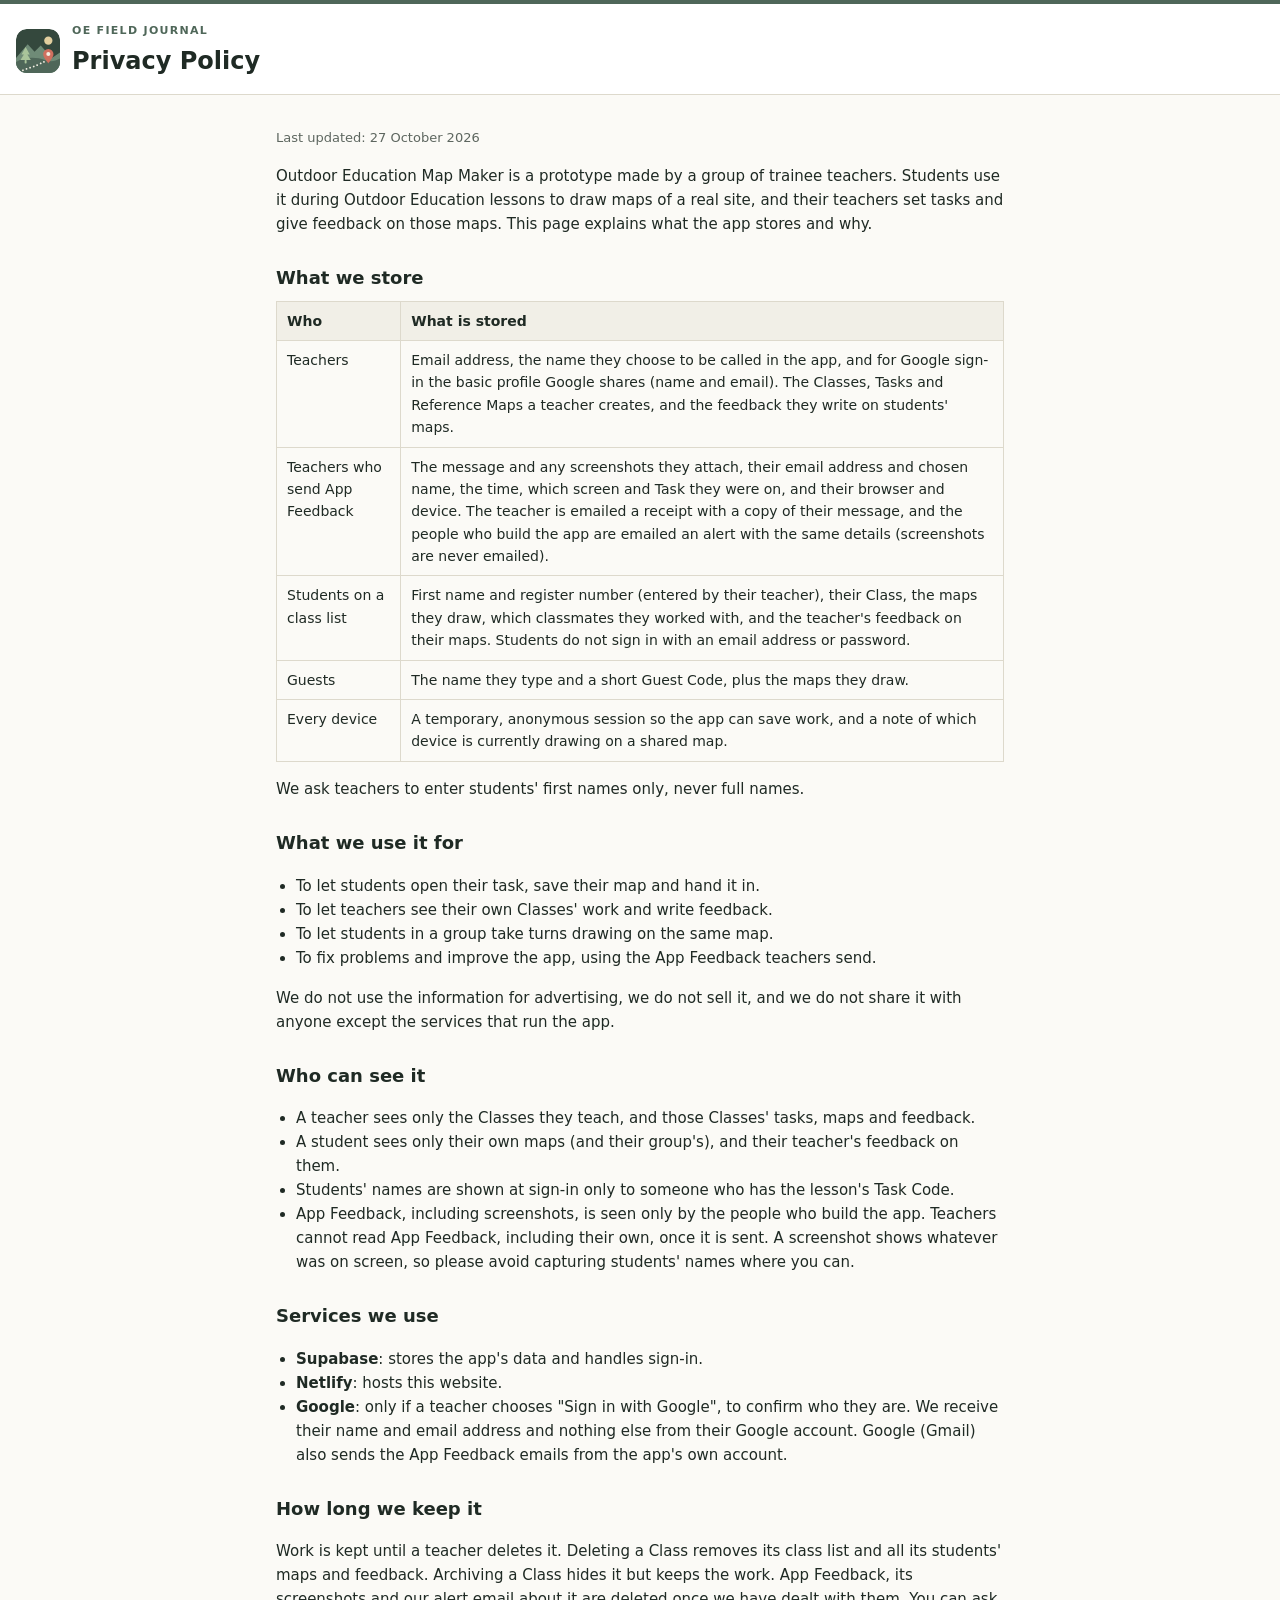
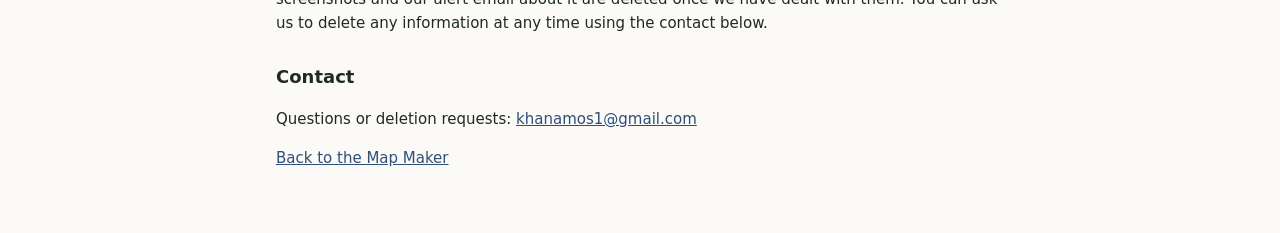
<file: privacy.html>
<!DOCTYPE html>
<html lang="en">
<head>
<meta charset="UTF-8">
<meta name="viewport" content="width=device-width, initial-scale=1.0">
<title>Privacy Policy · Outdoor Education Map Maker</title>
<link rel="icon" type="image/svg+xml" href="assets/logo.svg">
<style>
:root {
  --ink:#1f2a24;
  --muted:#5d665f;
  --forest:#4f6759;
  --line:#ddd9cc;
  --paper:#fbfaf6;
}
* { box-sizing:border-box; }
body {
  margin:0;
  background:var(--paper);
  color:var(--ink);
  font-family:system-ui, -apple-system, "Segoe UI", Roboto, sans-serif;
  line-height:1.6;
}
header {
  padding:18px 16px 14px;
  border-top:4px solid var(--forest);
  border-bottom:1px solid var(--line);
  background:#fff;
}
header .brand { display:flex; align-items:center; gap:12px; }
header .brand img { width:44px; height:44px; border-radius:11px; }
header .eyebrow {
  color:var(--forest);
  font-size:11px;
  font-weight:800;
  letter-spacing:1.3px;
}
header h1 { margin:2px 0 0; font-size:24px; }
main { max-width:760px; margin:0 auto; padding:20px 16px 48px; }
h2 { margin:28px 0 6px; font-size:18px; }
p, li { font-size:15px; }
ul { padding-left:20px; }
table { width:100%; border-collapse:collapse; margin:8px 0; font-size:14px; }
th, td { padding:8px 10px; border:1px solid var(--line); text-align:left; vertical-align:top; }
th { background:#f1efe7; }
.updated { color:var(--muted); font-size:13px; }
a { color:#2f4f7a; }
</style>
</head>
<body>

<header>
<div class="brand">
<img src="assets/logo.svg" alt="">
<div>
<div class="eyebrow">OE FIELD JOURNAL</div>
<h1>Privacy Policy</h1>
</div>
</div>
</header>

<main>
<p class="updated">Last updated: 27 October 2026</p>

<p>
Outdoor Education Map Maker is a prototype made by a group of trainee teachers.
Students use it during Outdoor Education lessons to draw maps of a real site,
and their teachers set tasks and give feedback on those maps.
This page explains what the app stores and why.
</p>

<h2>What we store</h2>
<table>
<tr><th>Who</th><th>What is stored</th></tr>
<tr>
<td>Teachers</td>
<td>Email address, the name they choose to be called in the app, and for Google sign-in the basic profile Google shares (name and email).
The Classes, Tasks and Reference Maps a teacher creates, and the feedback they write on students' maps.</td>
</tr>
<tr>
<td>Teachers who send App Feedback</td>
<td>The message and any screenshots they attach, their email address and chosen name, the time,
which screen and Task they were on, and their browser and device.
The teacher is emailed a receipt with a copy of their message, and the people who build the app are emailed an alert
with the same details (screenshots are never emailed).</td>
</tr>
<tr>
<td>Students on a class list</td>
<td>First name and register number (entered by their teacher), their Class, the maps they draw,
which classmates they worked with, and the teacher's feedback on their maps.
Students do not sign in with an email address or password.</td>
</tr>
<tr>
<td>Guests</td>
<td>The name they type and a short Guest Code, plus the maps they draw.</td>
</tr>
<tr>
<td>Every device</td>
<td>A temporary, anonymous session so the app can save work, and a note of which device is currently drawing on a shared map.</td>
</tr>
</table>
<p>We ask teachers to enter students' first names only, never full names.</p>

<h2>What we use it for</h2>
<ul>
<li>To let students open their task, save their map and hand it in.</li>
<li>To let teachers see their own Classes' work and write feedback.</li>
<li>To let students in a group take turns drawing on the same map.</li>
<li>To fix problems and improve the app, using the App Feedback teachers send.</li>
</ul>
<p>We do not use the information for advertising, we do not sell it, and we do not share it with anyone except the services that run the app.</p>

<h2>Who can see it</h2>
<ul>
<li>A teacher sees only the Classes they teach, and those Classes' tasks, maps and feedback.</li>
<li>A student sees only their own maps (and their group's), and their teacher's feedback on them.</li>
<li>Students' names are shown at sign-in only to someone who has the lesson's Task Code.</li>
<li>App Feedback, including screenshots, is seen only by the people who build the app.
Teachers cannot read App Feedback, including their own, once it is sent.
A screenshot shows whatever was on screen, so please avoid capturing students' names where you can.</li>
</ul>

<h2>Services we use</h2>
<ul>
<li><strong>Supabase</strong>: stores the app's data and handles sign-in.</li>
<li><strong>Netlify</strong>: hosts this website.</li>
<li><strong>Google</strong>: only if a teacher chooses "Sign in with Google", to confirm who they are.
We receive their name and email address and nothing else from their Google account.
Google (Gmail) also sends the App Feedback emails from the app's own account.</li>
</ul>

<h2>How long we keep it</h2>
<p>
Work is kept until a teacher deletes it. Deleting a Class removes its class list and all its students' maps and feedback.
Archiving a Class hides it but keeps the work.
App Feedback, its screenshots and our alert email about it are deleted once we have dealt with them.
You can ask us to delete any information at any time using the contact below.
</p>

<h2>Contact</h2>
<p>Questions or deletion requests: <a href="mailto:khanamos1@gmail.com">khanamos1@gmail.com</a></p>

<p><a href="./">Back to the Map Maker</a></p>
</main>

</body>
</html>
</file>
